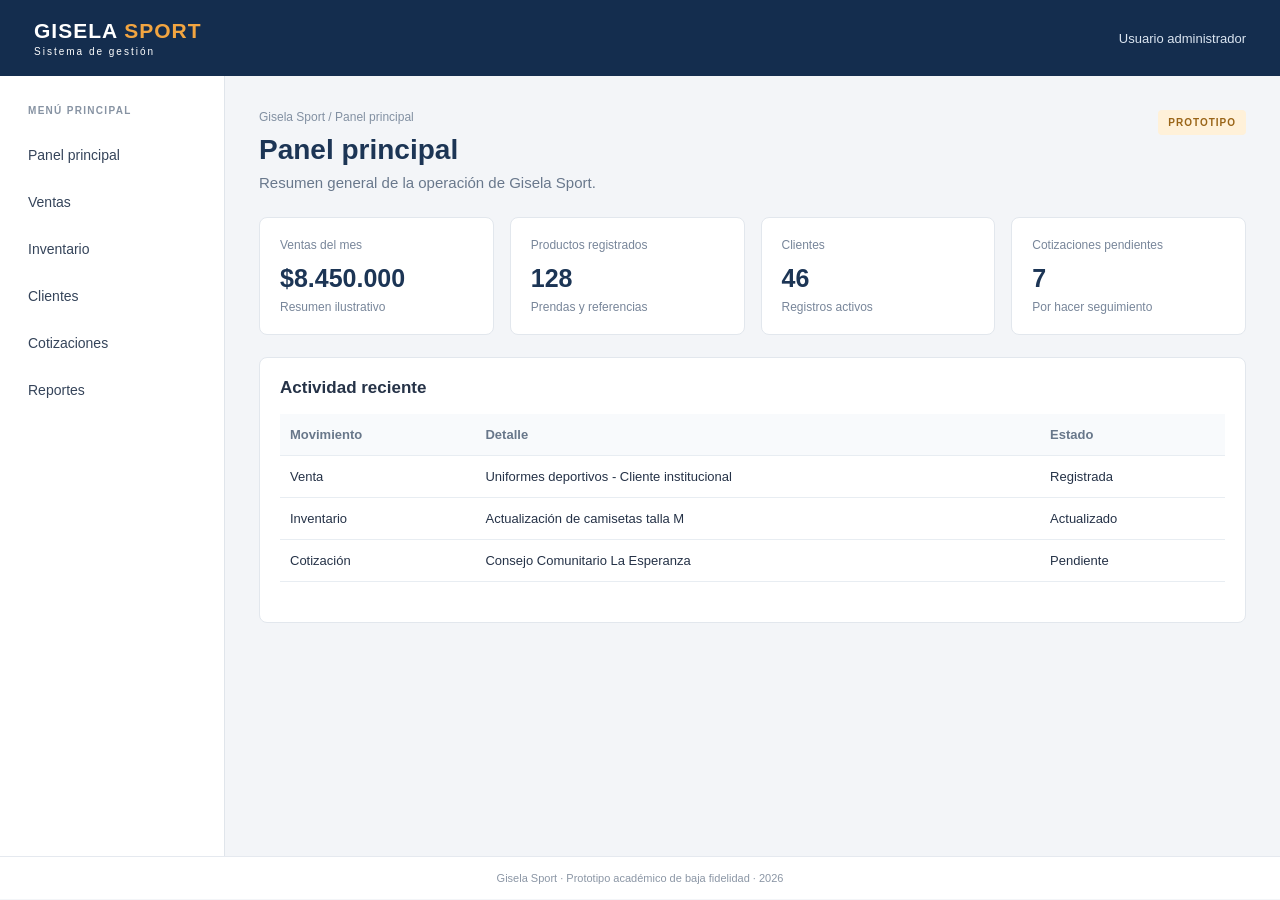
<file: index.html>
<!doctype html><html lang="es"><head><meta charset="utf-8"><meta name="viewport" content="width=device-width,initial-scale=1"><title>Panel principal | Gisela Sport</title><link rel="stylesheet" href="styles.css"></head><body><header><div class="brand">GISELA <strong>SPORT</strong><small>Sistema de gestión</small></div><div class="user">Usuario administrador</div></header><div class="layout"><aside><h3>MENÚ PRINCIPAL</h3><a href="index.html">Panel principal</a><a href="ventas.html">Ventas</a><a href="inventario.html">Inventario</a><a href="clientes.html">Clientes</a><a href="cotizaciones.html">Cotizaciones</a><a href="reportes.html">Reportes</a></aside><main><div class="top"><div><p class="crumb">Gisela Sport / Panel principal</p><h1>Panel principal</h1><p class="desc">Resumen general de la operación de Gisela Sport.</p></div><span class="tag">PROTOTIPO</span></div><section class="stats"><article><small>Ventas del mes</small><b>$8.450.000</b><span>Resumen ilustrativo</span></article><article><small>Productos registrados</small><b>128</b><span>Prendas y referencias</span></article><article><small>Clientes</small><b>46</b><span>Registros activos</span></article><article><small>Cotizaciones pendientes</small><b>7</b><span>Por hacer seguimiento</span></article></section><section class="panel"><h2>Actividad reciente</h2><table><tr><th>Movimiento</th><th>Detalle</th><th>Estado</th></tr><tr><td>Venta</td><td>Uniformes deportivos - Cliente institucional</td><td>Registrada</td></tr><tr><td>Inventario</td><td>Actualización de camisetas talla M</td><td>Actualizado</td></tr><tr><td>Cotización</td><td>Consejo Comunitario La Esperanza</td><td>Pendiente</td></tr></table></section></main></div><footer>Gisela Sport · Prototipo académico de baja fidelidad · 2026</footer></body></html>
</file>
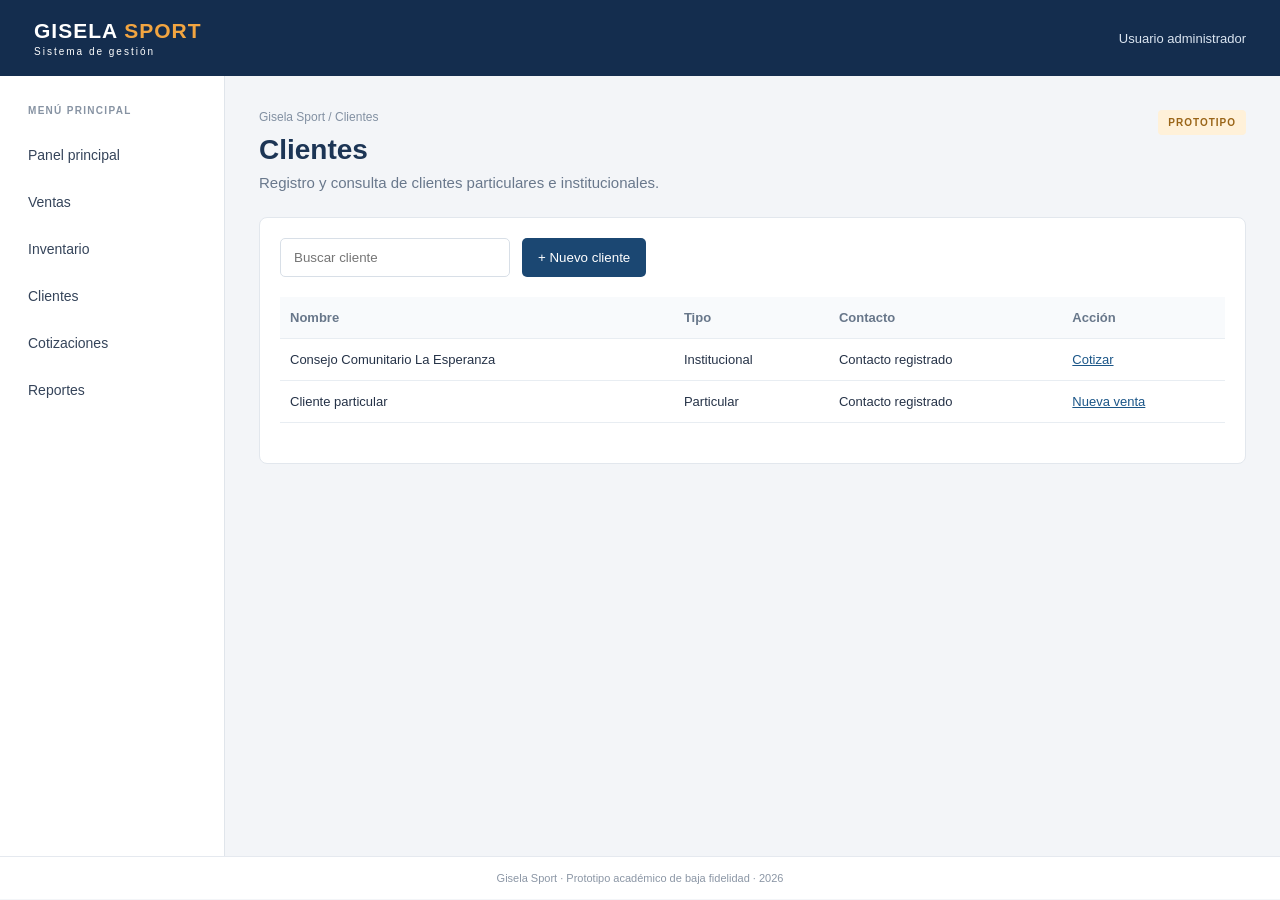
<file: clientes.html>
<!doctype html><html lang="es"><head><meta charset="utf-8"><meta name="viewport" content="width=device-width,initial-scale=1"><title>Clientes | Gisela Sport</title><link rel="stylesheet" href="styles.css"></head><body><header><div class="brand">GISELA <strong>SPORT</strong><small>Sistema de gestión</small></div><div class="user">Usuario administrador</div></header><div class="layout"><aside><h3>MENÚ PRINCIPAL</h3><a href="index.html">Panel principal</a><a href="ventas.html">Ventas</a><a href="inventario.html">Inventario</a><a href="clientes.html">Clientes</a><a href="cotizaciones.html">Cotizaciones</a><a href="reportes.html">Reportes</a></aside><main><div class="top"><div><p class="crumb">Gisela Sport / Clientes</p><h1>Clientes</h1><p class="desc">Registro y consulta de clientes particulares e institucionales.</p></div><span class="tag">PROTOTIPO</span></div><section class="panel"><div class="toolbar"><input placeholder="Buscar cliente"><button>+ Nuevo cliente</button></div><table><tr><th>Nombre</th><th>Tipo</th><th>Contacto</th><th>Acción</th></tr><tr><td>Consejo Comunitario La Esperanza</td><td>Institucional</td><td>Contacto registrado</td><td><a href="cotizaciones.html">Cotizar</a></td></tr><tr><td>Cliente particular</td><td>Particular</td><td>Contacto registrado</td><td><a href="ventas.html">Nueva venta</a></td></tr></table></section></main></div><footer>Gisela Sport · Prototipo académico de baja fidelidad · 2026</footer></body></html>
</file>
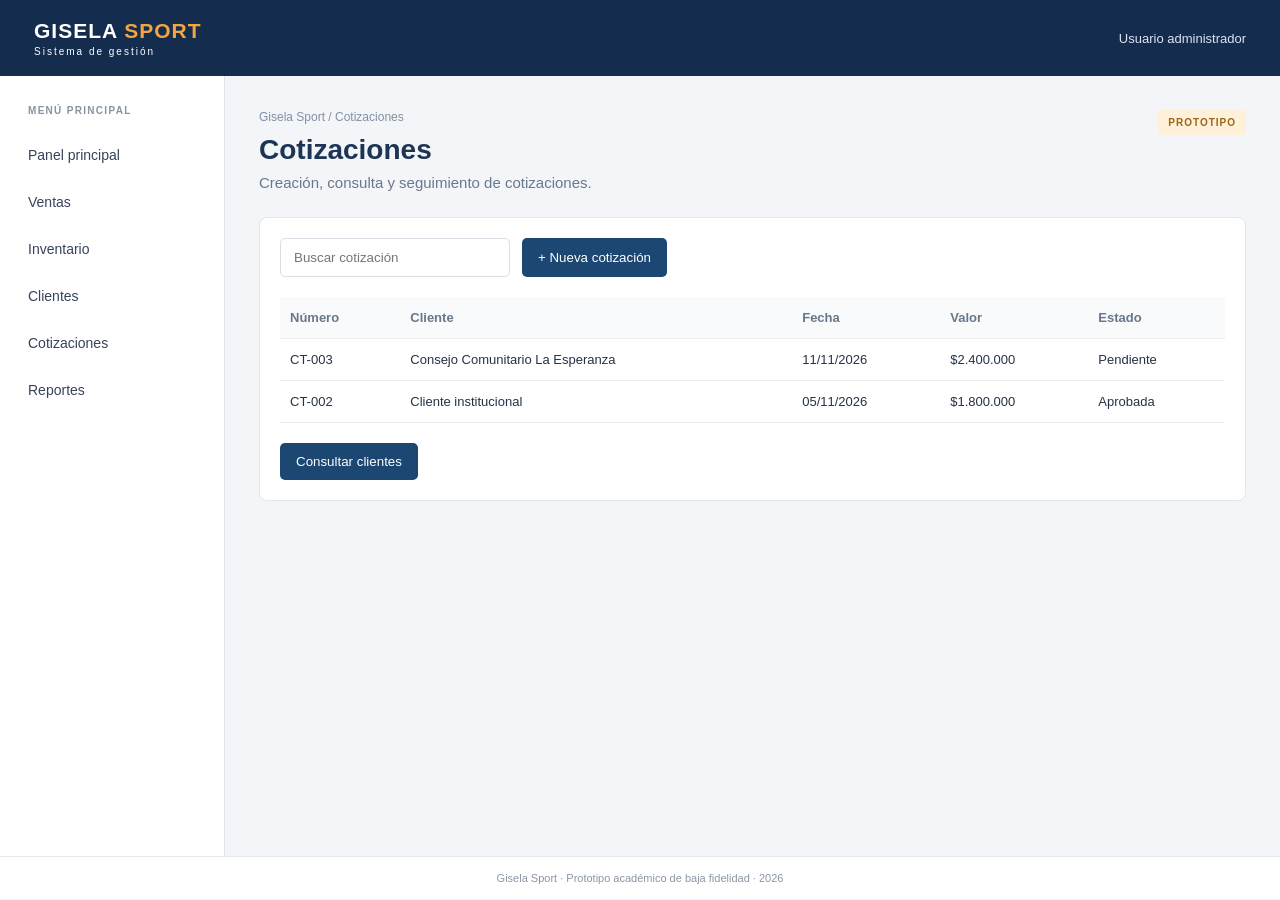
<file: cotizaciones.html>
<!doctype html><html lang="es"><head><meta charset="utf-8"><meta name="viewport" content="width=device-width,initial-scale=1"><title>Cotizaciones | Gisela Sport</title><link rel="stylesheet" href="styles.css"></head><body><header><div class="brand">GISELA <strong>SPORT</strong><small>Sistema de gestión</small></div><div class="user">Usuario administrador</div></header><div class="layout"><aside><h3>MENÚ PRINCIPAL</h3><a href="index.html">Panel principal</a><a href="ventas.html">Ventas</a><a href="inventario.html">Inventario</a><a href="clientes.html">Clientes</a><a href="cotizaciones.html">Cotizaciones</a><a href="reportes.html">Reportes</a></aside><main><div class="top"><div><p class="crumb">Gisela Sport / Cotizaciones</p><h1>Cotizaciones</h1><p class="desc">Creación, consulta y seguimiento de cotizaciones.</p></div><span class="tag">PROTOTIPO</span></div><section class="panel"><div class="toolbar"><input placeholder="Buscar cotización"><button>+ Nueva cotización</button></div><table><tr><th>Número</th><th>Cliente</th><th>Fecha</th><th>Valor</th><th>Estado</th></tr><tr><td>CT-003</td><td>Consejo Comunitario La Esperanza</td><td>11/11/2026</td><td>$2.400.000</td><td>Pendiente</td></tr><tr><td>CT-002</td><td>Cliente institucional</td><td>05/11/2026</td><td>$1.800.000</td><td>Aprobada</td></tr></table><button onclick="location.href='clientes.html'">Consultar clientes</button></section></main></div><footer>Gisela Sport · Prototipo académico de baja fidelidad · 2026</footer></body></html>
</file>
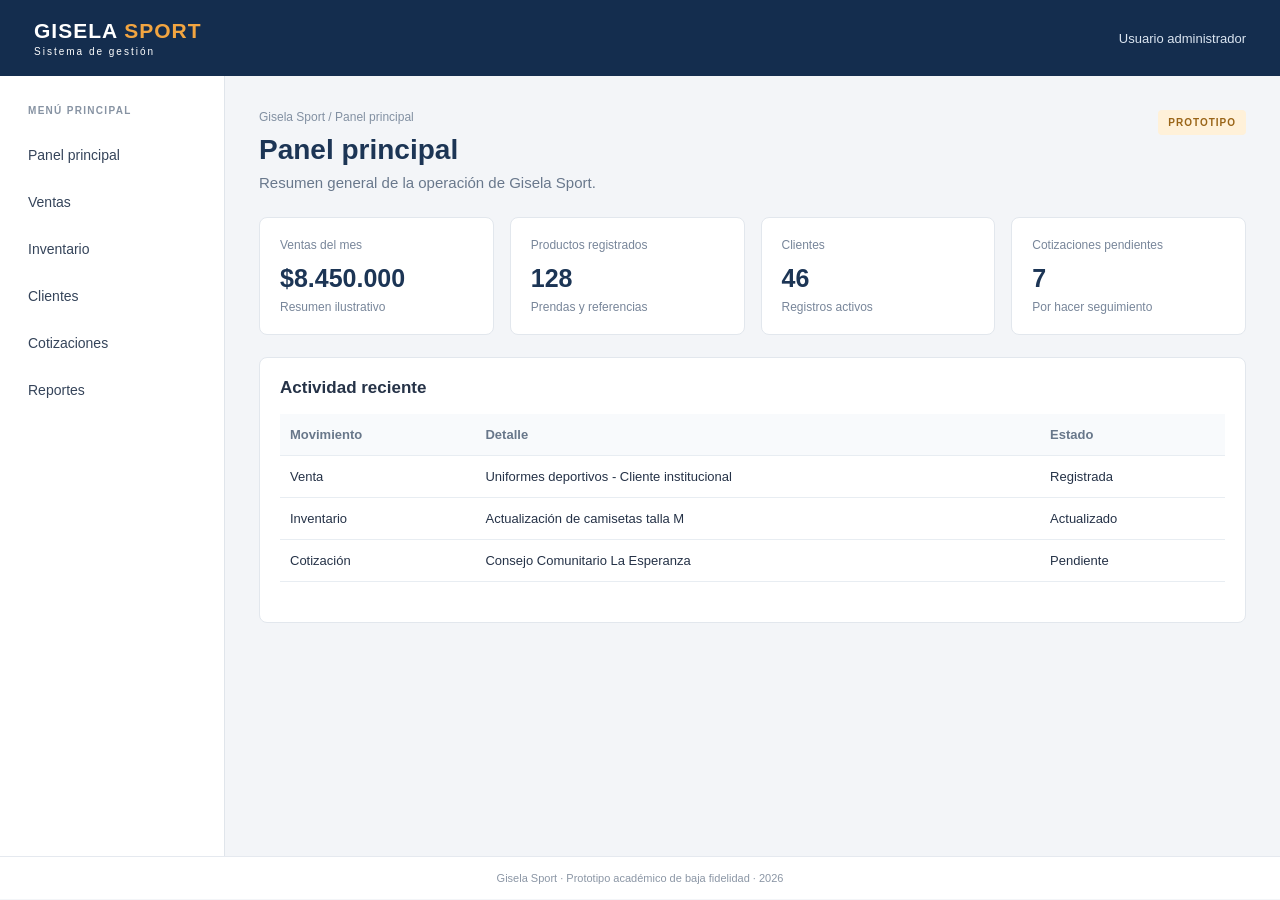
<file: inicio.html>
<!doctype html><html lang="es"><head><meta charset="utf-8"><meta name="viewport" content="width=device-width,initial-scale=1"><title>Panel principal | Gisela Sport</title><link rel="stylesheet" href="styles.css"></head><body><header><div class="brand">GISELA <strong>SPORT</strong><small>Sistema de gestión</small></div><div class="user">Usuario administrador</div></header><div class="layout"><aside><h3>MENÚ PRINCIPAL</h3><a href="inicio.html">Panel principal</a><a href="ventas.html">Ventas</a><a href="inventario.html">Inventario</a><a href="clientes.html">Clientes</a><a href="cotizaciones.html">Cotizaciones</a><a href="reportes.html">Reportes</a></aside><main><div class="top"><div><p class="crumb">Gisela Sport / Panel principal</p><h1>Panel principal</h1><p class="desc">Resumen general de la operación de Gisela Sport.</p></div><span class="tag">PROTOTIPO</span></div><section class="stats"><article><small>Ventas del mes</small><b>$8.450.000</b><span>Resumen ilustrativo</span></article><article><small>Productos registrados</small><b>128</b><span>Prendas y referencias</span></article><article><small>Clientes</small><b>46</b><span>Registros activos</span></article><article><small>Cotizaciones pendientes</small><b>7</b><span>Por hacer seguimiento</span></article></section><section class="panel"><h2>Actividad reciente</h2><table><tr><th>Movimiento</th><th>Detalle</th><th>Estado</th></tr><tr><td>Venta</td><td>Uniformes deportivos - Cliente institucional</td><td>Registrada</td></tr><tr><td>Inventario</td><td>Actualización de camisetas talla M</td><td>Actualizado</td></tr><tr><td>Cotización</td><td>Consejo Comunitario La Esperanza</td><td>Pendiente</td></tr></table></section></main></div><footer>Gisela Sport · Prototipo académico de baja fidelidad · 2026</footer></body></html>
</file>
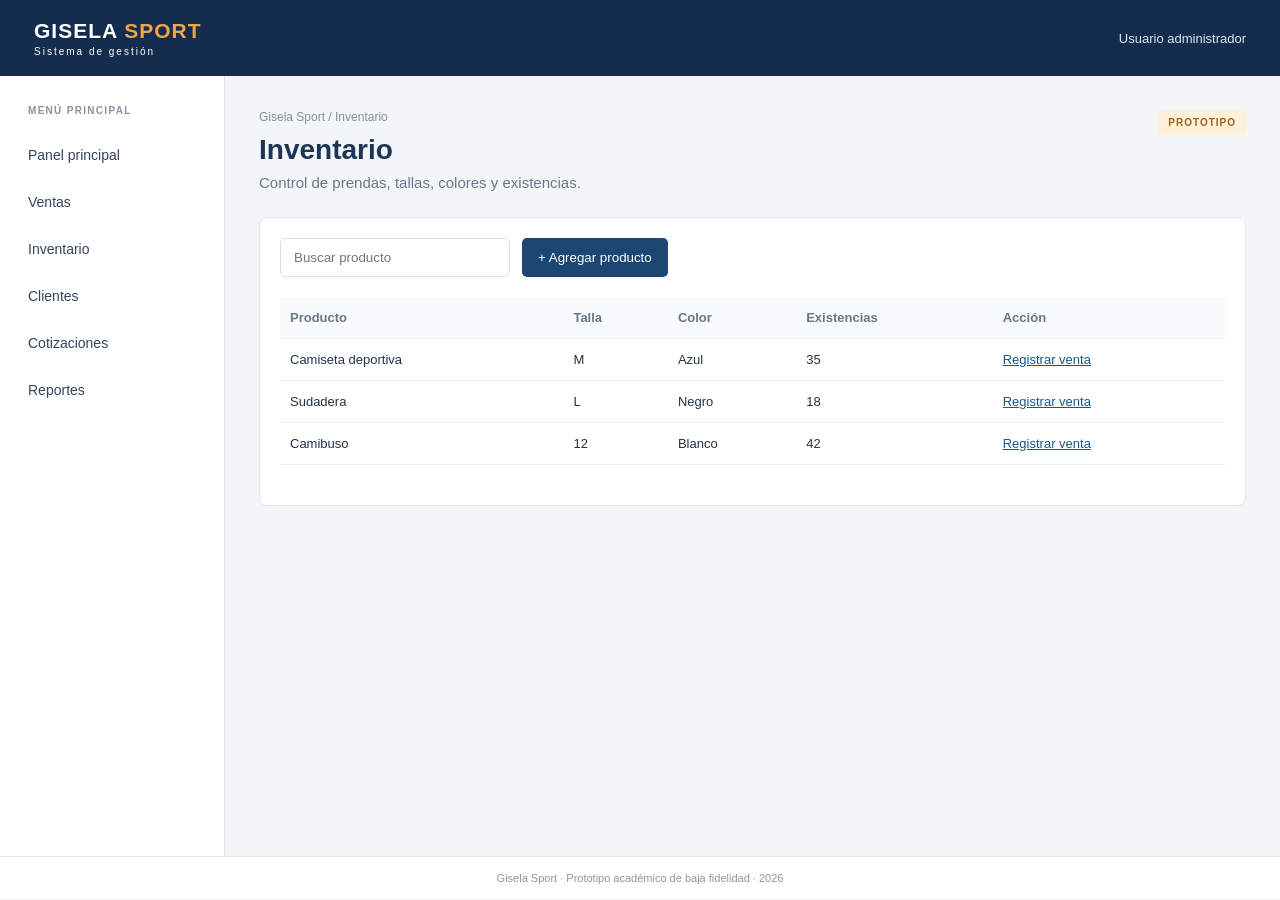
<file: inventario.html>
<!doctype html><html lang="es"><head><meta charset="utf-8"><meta name="viewport" content="width=device-width,initial-scale=1"><title>Inventario | Gisela Sport</title><link rel="stylesheet" href="styles.css"></head><body><header><div class="brand">GISELA <strong>SPORT</strong><small>Sistema de gestión</small></div><div class="user">Usuario administrador</div></header><div class="layout"><aside><h3>MENÚ PRINCIPAL</h3><a href="index.html">Panel principal</a><a href="ventas.html">Ventas</a><a href="inventario.html">Inventario</a><a href="clientes.html">Clientes</a><a href="cotizaciones.html">Cotizaciones</a><a href="reportes.html">Reportes</a></aside><main><div class="top"><div><p class="crumb">Gisela Sport / Inventario</p><h1>Inventario</h1><p class="desc">Control de prendas, tallas, colores y existencias.</p></div><span class="tag">PROTOTIPO</span></div><section class="panel"><div class="toolbar"><input placeholder="Buscar producto"><button>+ Agregar producto</button></div><table><tr><th>Producto</th><th>Talla</th><th>Color</th><th>Existencias</th><th>Acción</th></tr><tr><td>Camiseta deportiva</td><td>M</td><td>Azul</td><td>35</td><td><a href="ventas.html">Registrar venta</a></td></tr><tr><td>Sudadera</td><td>L</td><td>Negro</td><td>18</td><td><a href="ventas.html">Registrar venta</a></td></tr><tr><td>Camibuso</td><td>12</td><td>Blanco</td><td>42</td><td><a href="ventas.html">Registrar venta</a></td></tr></table></section></main></div><footer>Gisela Sport · Prototipo académico de baja fidelidad · 2026</footer></body></html>
</file>
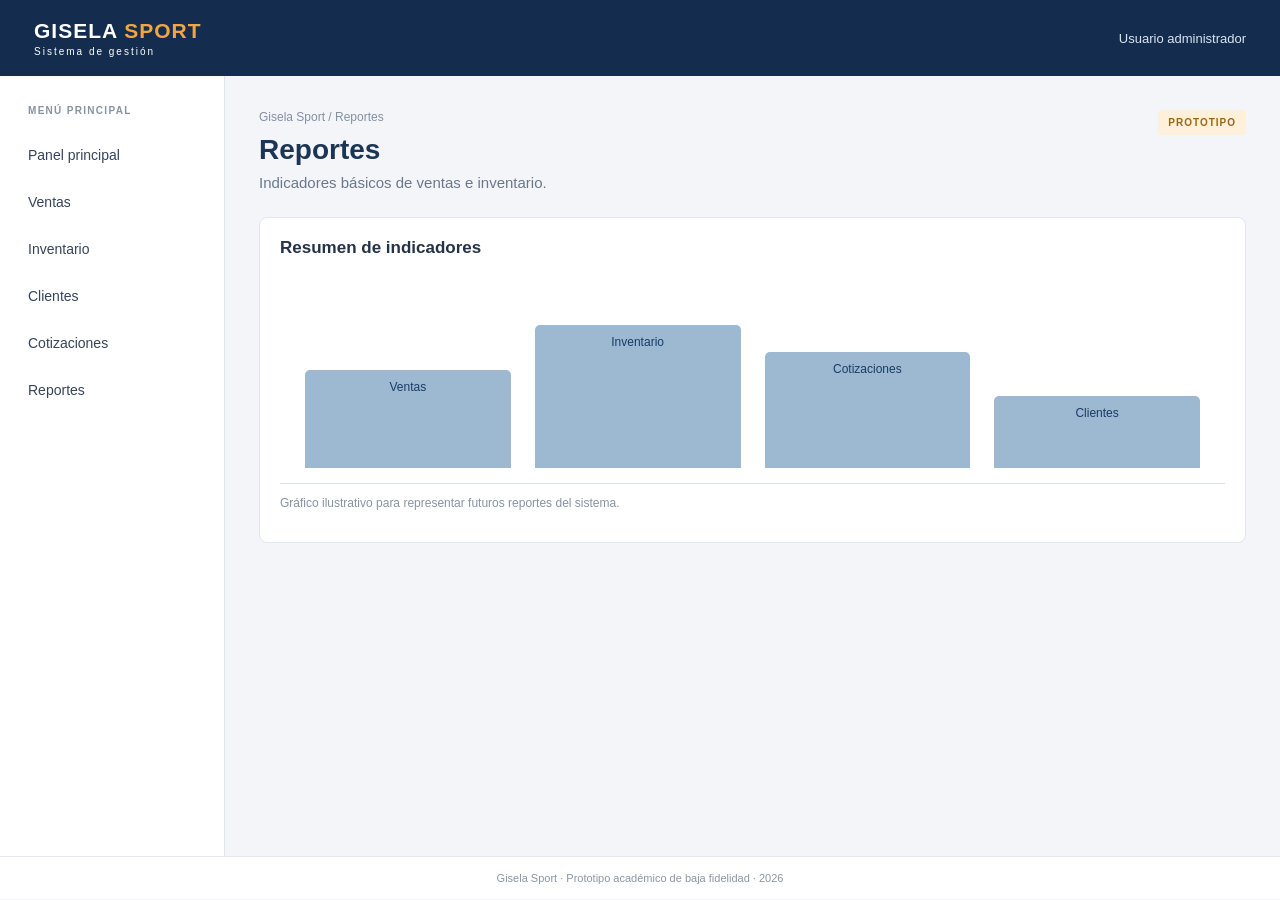
<file: reportes.html>
<!doctype html><html lang="es"><head><meta charset="utf-8"><meta name="viewport" content="width=device-width,initial-scale=1"><title>Reportes | Gisela Sport</title><link rel="stylesheet" href="styles.css"></head><body><header><div class="brand">GISELA <strong>SPORT</strong><small>Sistema de gestión</small></div><div class="user">Usuario administrador</div></header><div class="layout"><aside><h3>MENÚ PRINCIPAL</h3><a href="index.html">Panel principal</a><a href="ventas.html">Ventas</a><a href="inventario.html">Inventario</a><a href="clientes.html">Clientes</a><a href="cotizaciones.html">Cotizaciones</a><a href="reportes.html">Reportes</a></aside><main><div class="top"><div><p class="crumb">Gisela Sport / Reportes</p><h1>Reportes</h1><p class="desc">Indicadores básicos de ventas e inventario.</p></div><span class="tag">PROTOTIPO</span></div><section class="panel"><h2>Resumen de indicadores</h2><div class="bars"><div style="height:55%">Ventas</div><div style="height:80%">Inventario</div><div style="height:65%">Cotizaciones</div><div style="height:40%">Clientes</div></div><p class="hint">Gráfico ilustrativo para representar futuros reportes del sistema.</p></section></main></div><footer>Gisela Sport · Prototipo académico de baja fidelidad · 2026</footer></body></html>
</file>
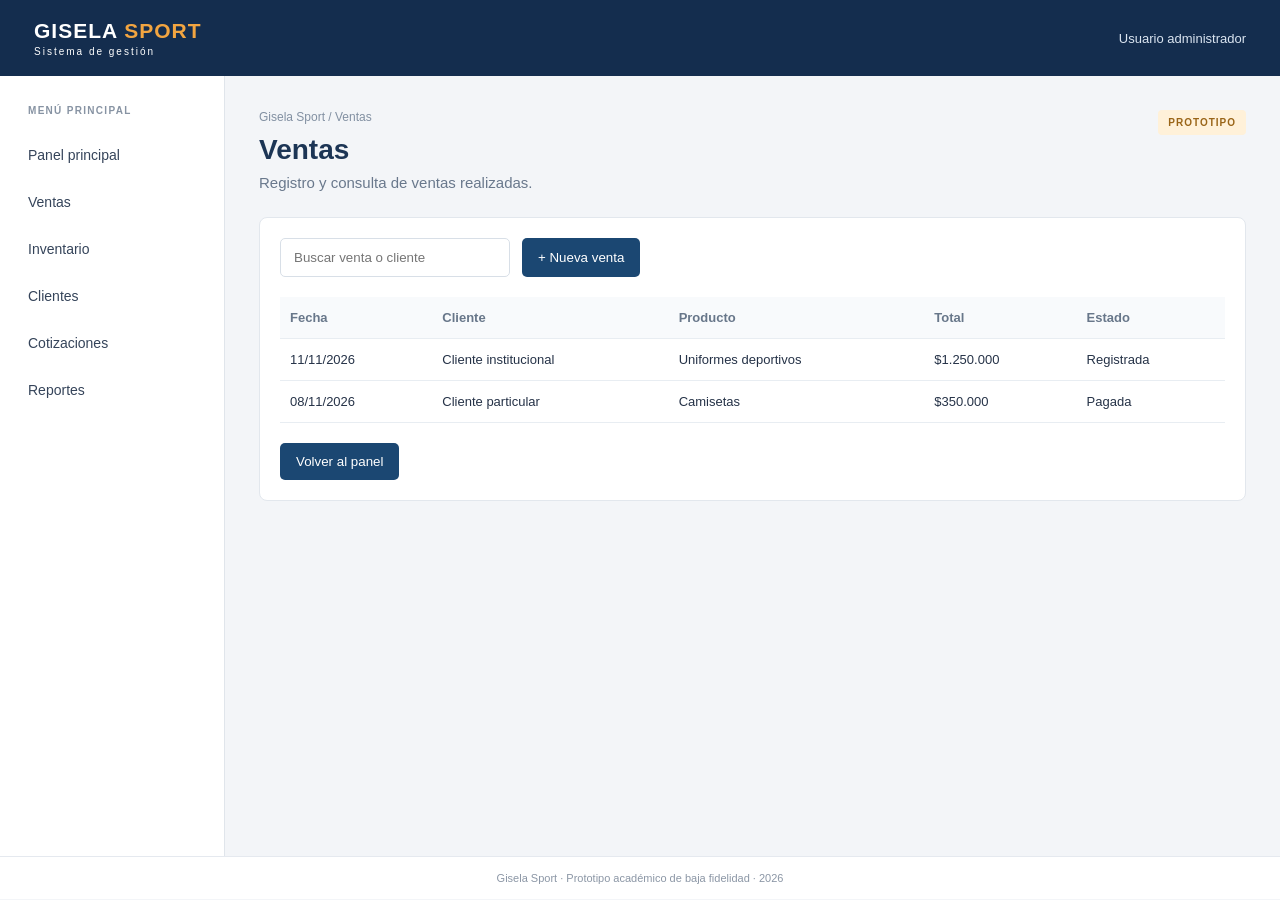
<file: ventas.html>
<!doctype html><html lang="es"><head><meta charset="utf-8"><meta name="viewport" content="width=device-width,initial-scale=1"><title>Ventas | Gisela Sport</title><link rel="stylesheet" href="styles.css"></head><body><header><div class="brand">GISELA <strong>SPORT</strong><small>Sistema de gestión</small></div><div class="user">Usuario administrador</div></header><div class="layout"><aside><h3>MENÚ PRINCIPAL</h3><a href="index.html">Panel principal</a><a href="ventas.html">Ventas</a><a href="inventario.html">Inventario</a><a href="clientes.html">Clientes</a><a href="cotizaciones.html">Cotizaciones</a><a href="reportes.html">Reportes</a></aside><main><div class="top"><div><p class="crumb">Gisela Sport / Ventas</p><h1>Ventas</h1><p class="desc">Registro y consulta de ventas realizadas.</p></div><span class="tag">PROTOTIPO</span></div><section class="panel"><div class="toolbar"><input placeholder="Buscar venta o cliente"><button>+ Nueva venta</button></div><table><tr><th>Fecha</th><th>Cliente</th><th>Producto</th><th>Total</th><th>Estado</th></tr><tr><td>11/11/2026</td><td>Cliente institucional</td><td>Uniformes deportivos</td><td>$1.250.000</td><td>Registrada</td></tr><tr><td>08/11/2026</td><td>Cliente particular</td><td>Camisetas</td><td>$350.000</td><td>Pagada</td></tr></table><button onclick="location.href='index.html'">Volver al panel</button></section></main></div><footer>Gisela Sport · Prototipo académico de baja fidelidad · 2026</footer></body></html>
</file>
<file: styles.css>
*{box-sizing:border-box}body{margin:0;background:#f3f5f8;color:#253247;font:15px Arial,sans-serif}header{height:76px;background:#142d4e;color:white;display:flex;align-items:center;justify-content:space-between;padding:0 34px}.brand{font-size:21px;font-weight:bold;letter-spacing:1px}.brand strong{color:#f2a541}.brand small{display:block;font-size:10px;font-weight:normal;letter-spacing:2px;margin-top:3px}.user{font-size:13px;color:#dbe5f1}.layout{display:flex;min-height:calc(100vh - 120px)}aside{width:225px;background:#fff;padding:25px 16px;border-right:1px solid #e0e5eb}aside h3{font-size:10px;color:#8793a3;letter-spacing:1.3px;margin:4px 12px 18px}aside a{display:block;padding:13px 12px;margin:5px 0;border-radius:6px;text-decoration:none;color:#35445a;font-size:14px}aside a:hover{background:#eaf1f8;color:#173d66}main{flex:1;padding:34px;max-width:1250px}.top{display:flex;justify-content:space-between;align-items:flex-start;margin-bottom:26px}.crumb{font-size:12px;color:#8290a2;margin:0 0 10px}h1{font-size:28px;margin:0 0 8px;color:#1c3555}.desc{margin:0;color:#69788c}.tag{background:#fff1d9;color:#9a6518;border-radius:4px;padding:7px 10px;font-size:10px;font-weight:bold;letter-spacing:1px}.stats{display:grid;grid-template-columns:repeat(4,1fr);gap:16px;margin-bottom:22px}.stats article,.panel{background:white;border:1px solid #e2e7ed;border-radius:8px;padding:20px}.stats small,.stats span{display:block;color:#78869a;font-size:12px}.stats b{display:block;font-size:25px;color:#1c3555;margin:12px 0 7px}.panel h2{font-size:17px;margin:0 0 16px}.toolbar{display:flex;gap:12px;margin-bottom:20px}input{padding:11px 13px;border:1px solid #d8dfe7;border-radius:5px;min-width:230px}button{background:#1b4772;color:#fff;border:0;border-radius:5px;padding:11px 16px;cursor:pointer}table{width:100%;border-collapse:collapse;margin:12px 0 20px}th,td{text-align:left;padding:13px 10px;border-bottom:1px solid #e8edf2;font-size:13px}th{color:#68778a;background:#f8fafc}td a{color:#1b5688}.bars{height:210px;display:flex;align-items:end;gap:24px;border-bottom:1px solid #dce3eb;padding:15px 25px}.bars div{background:#9db8d1;flex:1;text-align:center;padding-top:10px;color:#173d66;font-size:12px;border-radius:5px 5px 0 0}.hint{color:#8793a3;font-size:12px}footer{text-align:center;color:#8b96a5;padding:15px;font-size:11px;background:#fff;border-top:1px solid #e5e9ef}@media(max-width:750px){.layout{display:block}aside{width:auto;display:flex;overflow:auto;padding:8px}aside h3{display:none}aside a{white-space:nowrap}.stats{grid-template-columns:repeat(2,1fr)}main{padding:20px}header{padding:0 18px}}
</file>
